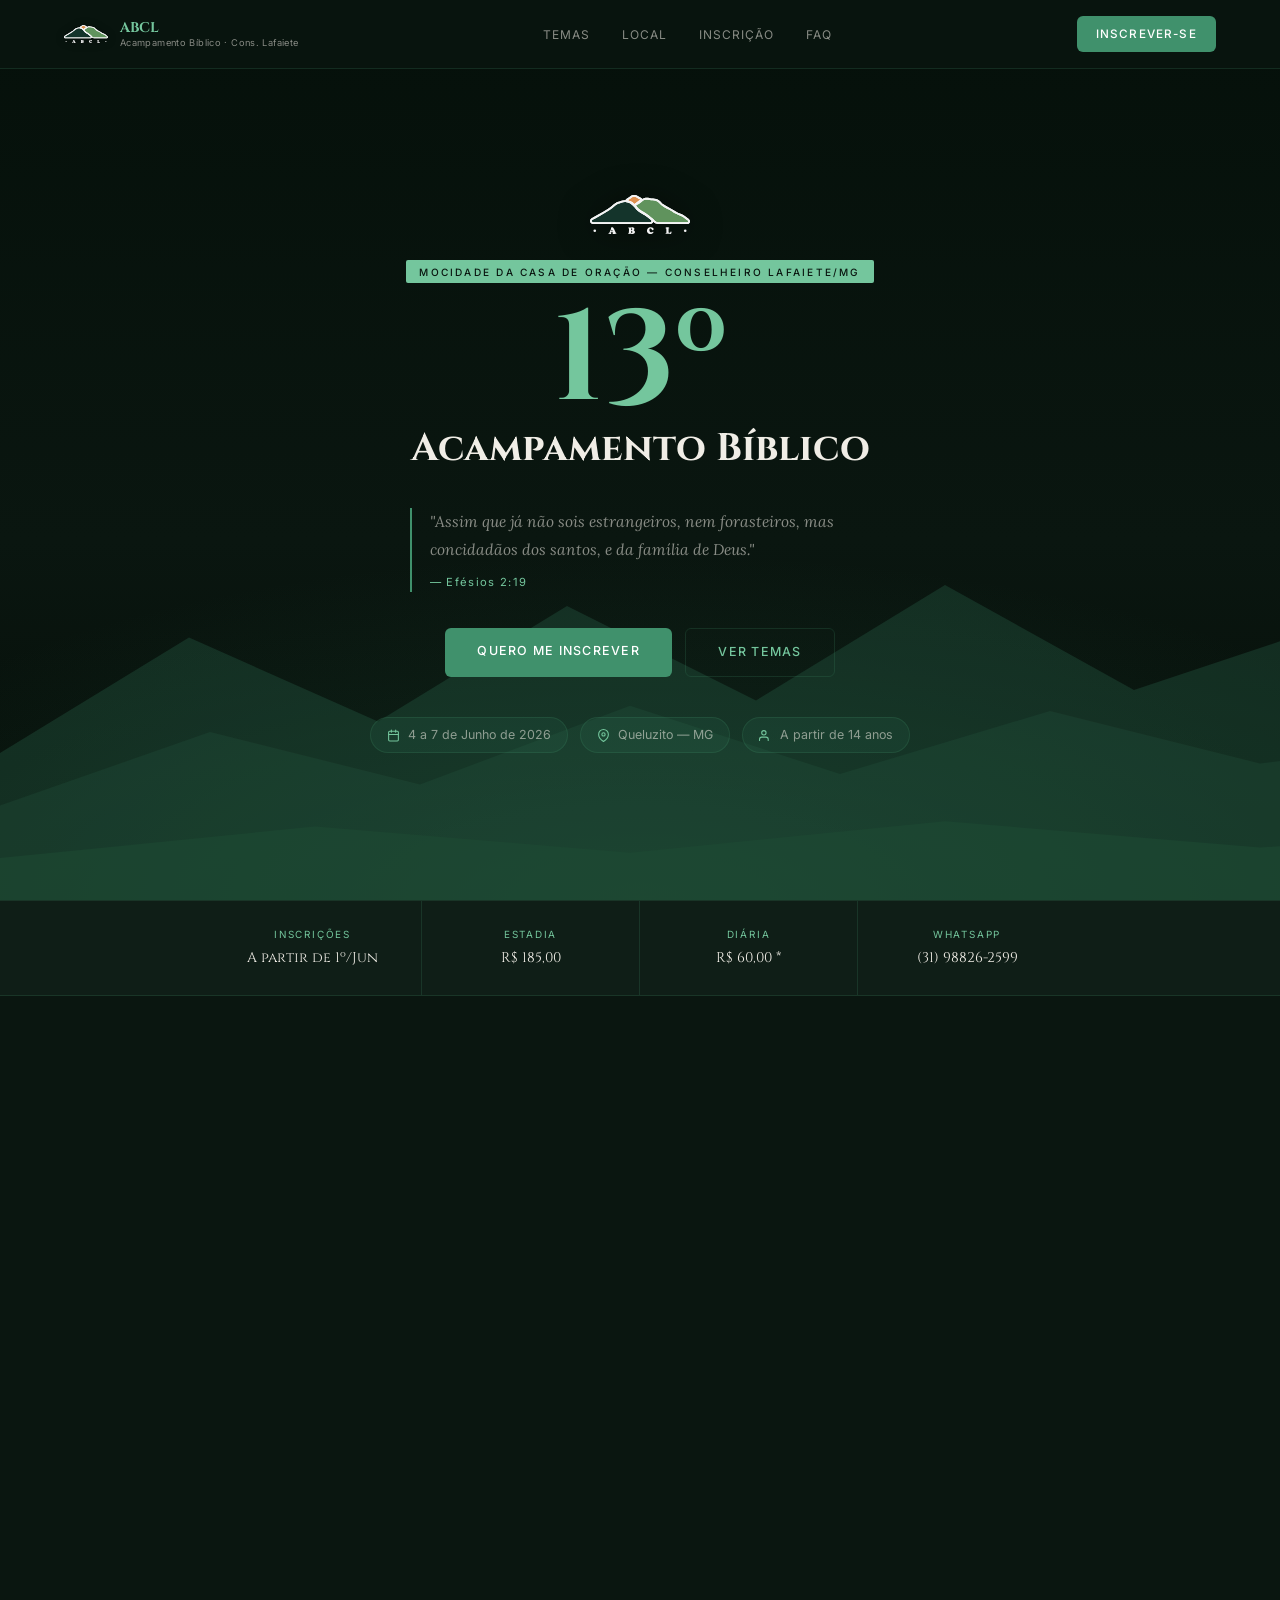
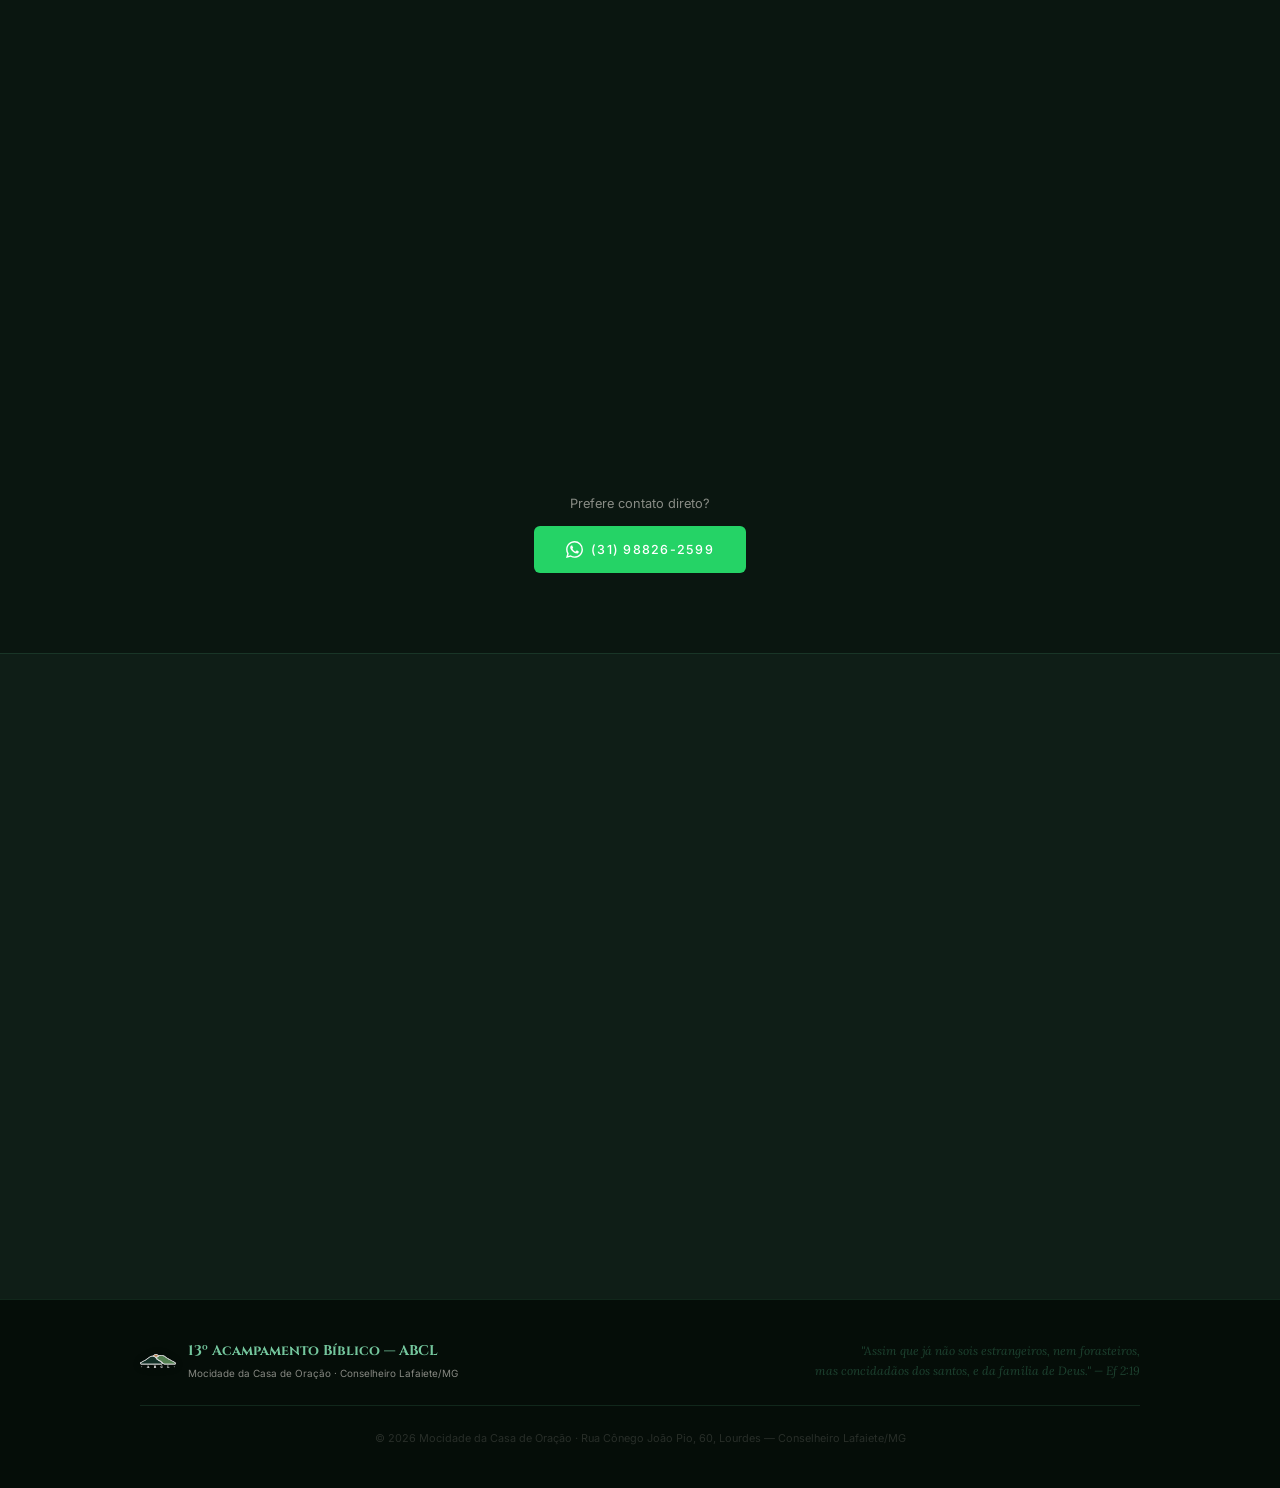
<file: index.html>
<!DOCTYPE html>
<html lang="pt-BR">
<head>
  <meta charset="UTF-8" />
  <meta name="viewport" content="width=device-width, initial-scale=1.0" />

  <!-- ════════════════════════════════════════════════════════
       🔧 METADADOS — atualize a cada edição
       ════════════════════════════════════════════════════════ -->
  <title>13º Acampamento Bíblico — ABCL 2026</title>
  <meta name="description"    content="13º Acampamento Bíblico da Mocidade da Casa de Oração — 4 a 7 de Junho de 2026, Sítio Recanto Del Rey, Queluzito/MG." />
  <meta name="author"         content="Mocidade da Casa de Oração — Conselheiro Lafaiete" />
  <meta name="theme-color"    content="#0A1610" />

  <!-- Open Graph -->
  <meta property="og:title"       content="13º Acampamento Bíblico — ABCL 2026" />
  <meta property="og:description" content="Assim que já não sois estrangeiros, nem forasteiros, mas concidadãos dos santos, e da família de Deus. — Ef 2:19" />
  <meta property="og:type"        content="website" />
  <meta property="og:image"       content="assets/logo-abcl.svg" />

  <!-- Fontes -->
  <link rel="preconnect" href="https://fonts.googleapis.com" />
  <link rel="preconnect" href="https://fonts.gstatic.com" crossorigin />
  <link href="https://fonts.googleapis.com/css2?family=Cinzel:wght@400;700&family=Lora:ital,wght@0,400;1,400&family=Inter:wght@400;500&display=swap" rel="stylesheet" />

  <!-- CSS -->
  <link rel="stylesheet" href="css/abcl.css" />
  <link rel="stylesheet" href="css/site.css" />
</head>
<body>

  <!--
  ════════════════════════════════════════════════════════════
  🔧 DADOS DA EDIÇÃO ATUAL — edite aqui a cada novo acampamento
  ════════════════════════════════════════════════════════════

    Edição:      13º
    Ano:         2026
    Data:        4 a 7 de Junho de 2026
    Local:       Sítio Recanto Del Rey — Queluzito/MG
    Idade:       A partir de 14 anos
    Estadia:     R$ 185,00
    Diária:      R$ 60,00 (*condições especiais)
    Inscrições:  A partir de 1º de Junho de 2026
    WhatsApp:    (31) 98826-2599
    Forms:       https://forms.gle/VAdsxWVp7fedCzD76

    Preletores:
      - Paulo Silas       (Poços de Caldas/MG)
      - Evaldo Soares     (Córrego Fundo/MG)

    Temas:
      1. Amar a Família de Deus
         Um estudo sobre a Igreja Local — Composição, Propósito e Futuro

      2. A Relativização da Verdade
         Estudos sobre os tempos em que vivemos

    Versículo:   Efésios 2:19

    Contatos:    Haniel Soares · Naasson Vieira · Mauri Diniz

  ════════════════════════════════════════════════════════════ -->


  <!-- ══ NAV ══════════════════════════════════════════════════ -->
  <nav id="nav">
    <a href="#" class="nav-brand">
      <img src="assets/logo-abcl.svg" alt="Logo ABCL" class="nav-logo-img" width="44" height="44" />
      <div class="nav-logo-text">
        ABCL
        <small>Acampamento Bíblico · Cons. Lafaiete</small>
      </div>
    </a>

    <ul class="nav-links">
      <li><a href="#temas">Temas</a></li>
      <li><a href="#local">Local</a></li>
      <li><a href="#inscricao">Inscrição</a></li>
      <li><a href="#faq">FAQ</a></li>
    </ul>

    <a href="#inscricao" class="btn btn-solid" style="font-size:0.73rem; padding:0.55rem 1.2rem;">
      Inscrever-se
    </a>

    <button class="hamburger" aria-label="Abrir menu" onclick="toggleMenu()">
      <span></span><span></span><span></span>
    </button>
  </nav>

  <!-- ══ MENU MOBILE ══════════════════════════════════════════ -->
  <div id="menu-mobile" role="dialog" aria-label="Menu de navegação">
    <a href="#temas"     onclick="toggleMenu()">Temas</a>
    <a href="#local"     onclick="toggleMenu()">Local</a>
    <a href="#inscricao" onclick="toggleMenu()">Inscrição</a>
    <a href="#faq"       onclick="toggleMenu()">FAQ</a>
    <a href="#inscricao" onclick="toggleMenu()" class="btn btn-solid">Inscrever-se</a>
  </div>


  <!-- ══ HERO ═════════════════════════════════════════════════ -->
  <section class="hero" id="home">

    <!-- Montanhas decorativas (SVG inline — leve, sem request extra) -->
    <svg class="hero-mountains" viewBox="0 0 1440 360" preserveAspectRatio="none" aria-hidden="true">
      <polygon points="0,360 0,220 180,110 360,190 540,80 720,170 900,60 1080,160 1260,100 1440,180 1440,360" fill="rgba(45,106,79,0.30)"/>
      <polygon points="0,360 0,270 200,200 400,250 600,175 800,240 1000,180 1200,230 1440,200 1440,360" fill="rgba(45,106,79,0.18)"/>
      <polygon points="0,360 0,320 300,290 600,315 900,285 1200,310 1440,295 1440,360" fill="rgba(30,75,52,0.55)"/>
    </svg>

    <div class="hero-content">
      <!-- Logo principal -->
      <img
        src="assets/logo-abcl.svg"
        alt="Logo ABCL — Acampamento Bíblico Conselheiro Lafaiete"
        class="hero-logo"
        width="100"
      />

      <span class="hero-badge">Mocidade da Casa de Oração — Conselheiro Lafaiete/MG</span>

      <span class="hero-num">13º</span>
      <h1 class="hero-title">Acampamento Bíblico</h1>

      <blockquote class="hero-verse">
        "Assim que já não sois estrangeiros, nem forasteiros, mas concidadãos
        dos santos, e da família de Deus."
        <cite>— Efésios 2:19</cite>
      </blockquote>

      <div class="hero-btns">
        <a href="#inscricao" class="btn btn-solid">Quero me inscrever</a>
        <a href="#temas"     class="btn btn-ghost">Ver temas</a>
      </div>

      <div class="hero-chips">
        <span class="chip">
          <!-- ícone calendário -->
          <svg width="13" height="13" viewBox="0 0 24 24" fill="none" stroke="currentColor" stroke-width="2" stroke-linecap="round" stroke-linejoin="round" aria-hidden="true">
            <rect x="3" y="4" width="18" height="18" rx="2"/><line x1="3" y1="10" x2="21" y2="10"/>
            <line x1="16" y1="2" x2="16" y2="6"/><line x1="8" y1="2" x2="8" y2="6"/>
          </svg>
          4 a 7 de Junho de 2026
        </span>
        <span class="chip">
          <!-- ícone pin -->
          <svg width="13" height="13" viewBox="0 0 24 24" fill="none" stroke="currentColor" stroke-width="2" stroke-linecap="round" stroke-linejoin="round" aria-hidden="true">
            <path d="M21 10c0 7-9 13-9 13s-9-6-9-13a9 9 0 0 1 18 0z"/><circle cx="12" cy="10" r="3"/>
          </svg>
          Queluzito — MG
        </span>
        <span class="chip">
          <!-- ícone pessoa -->
          <svg width="13" height="13" viewBox="0 0 24 24" fill="none" stroke="currentColor" stroke-width="2" stroke-linecap="round" stroke-linejoin="round" aria-hidden="true">
            <path d="M17 21v-2a4 4 0 0 0-4-4H5a4 4 0 0 0-4 4v2"/><circle cx="9" cy="7" r="4"/>
          </svg>
          A partir de 14 anos
        </span>
      </div>
    </div>
  </section>


  <!-- ══ FAIXA DE INFO ════════════════════════════════════════ -->
  <div class="faixa">
    <div class="faixa-grid container">
      <div class="faixa-item">
        <div class="fi-label">Inscrições</div>
        <div class="fi-value">A partir de 1º/Jun</div>
      </div>
      <div class="faixa-item">
        <div class="fi-label">Estadia</div>
        <div class="fi-value">R$ 185,00</div>
      </div>
      <div class="faixa-item">
        <div class="fi-label">Diária</div>
        <div class="fi-value">R$ 60,00 *</div>
      </div>
      <div class="faixa-item">
        <div class="fi-label">WhatsApp</div>
        <div class="fi-value">(31) 98826-2599</div>
      </div>
    </div>
  </div>


  <!-- ══ TEMAS ═════════════════════════════════════════════════ -->
  <section class="temas" id="temas">
    <div class="container">
      <p class="label reveal">Estudos bíblicos</p>
      <h2 class="titulo reveal">Temas de 2026</h2>
      <div class="sep reveal"></div>

      <div class="temas-grid">

        <!-- Tema 1 -->
        <article class="tema-card reveal">
          <div class="tema-num">TEMA 01 · PAULO SILAS</div>
          <h3 class="tema-titulo">Amar a Família de Deus</h3>
          <p class="tema-sub">Um estudo sobre a Igreja Local — Composição, Propósito e Futuro</p>
          <p class="corpo" style="font-size:0.88rem;">
            O que é a Igreja? Para que ela existe? Este estudo nos convida a
            redescobrir o amor pela comunidade dos santos e o privilégio de
            pertencer à família de Deus.
          </p>
          <div class="tema-pregador">
            <div class="avatar" aria-hidden="true">PS</div>
            <div>
              <div class="pregador-nome">Paulo Silas</div>
              <div class="pregador-local">Poços de Caldas — MG</div>
            </div>
          </div>
        </article>

        <!-- Tema 2 -->
        <article class="tema-card reveal" style="transition-delay:.1s">
          <div class="tema-num">TEMA 02 · EVALDO SOARES</div>
          <h3 class="tema-titulo">A Relativização da Verdade</h3>
          <p class="tema-sub">Estudos sobre os tempos em que vivemos</p>
          <p class="corpo" style="font-size:0.88rem;">
            Em um mundo que questiona toda verdade absoluta, como permanecer
            firme? Um estudo sobre os desafios contemporâneos à fé bíblica e
            como navegar com discernimento.
          </p>
          <div class="tema-pregador">
            <div class="avatar" aria-hidden="true">ES</div>
            <div>
              <div class="pregador-nome">Evaldo Soares</div>
              <div class="pregador-local">Córrego Fundo — MG</div>
            </div>
          </div>
        </article>

      </div>

      <!-- Versículo destaque -->
      <div class="verse-block reveal">
        <blockquote>
          "Assim que já não sois estrangeiros, nem forasteiros, mas concidadãos
          dos santos, e da família de Deus."
          <cite>— Efésios 2:19</cite>
        </blockquote>
      </div>
    </div>
  </section>


  <!-- ══ LOCAL ══════════════════════════════════════════════════ -->
  <section class="local" id="local">
    <div class="container">
      <p class="label reveal">Onde acontece</p>
      <h2 class="titulo reveal">Local do evento</h2>
      <div class="sep reveal"></div>

      <div class="local-grid">
        <ul class="info-list reveal">
          <li>
            <div class="info-icon" aria-hidden="true">
              <svg width="16" height="16" viewBox="0 0 24 24" fill="none" stroke="currentColor" stroke-width="1.5" stroke-linecap="round" stroke-linejoin="round">
                <path d="M21 10c0 7-9 13-9 13s-9-6-9-13a9 9 0 0 1 18 0z"/><circle cx="12" cy="10" r="3"/>
              </svg>
            </div>
            <div class="info-text">
              <strong>Sítio Recanto Del Rey</strong>
              <span>Queluzito — MG</span>
            </div>
          </li>
          <li>
            <div class="info-icon" aria-hidden="true">
              <svg width="16" height="16" viewBox="0 0 24 24" fill="none" stroke="currentColor" stroke-width="1.5" stroke-linecap="round" stroke-linejoin="round">
                <rect x="3" y="4" width="18" height="18" rx="2"/><line x1="3" y1="10" x2="21" y2="10"/>
              </svg>
            </div>
            <div class="info-text">
              <strong>4 a 7 de Junho de 2026</strong>
              <span>4 dias de acampamento</span>
            </div>
          </li>
          <li>
            <div class="info-icon" aria-hidden="true">
              <svg width="16" height="16" viewBox="0 0 24 24" fill="none" stroke="currentColor" stroke-width="1.5" stroke-linecap="round" stroke-linejoin="round">
                <path d="M17 21v-2a4 4 0 0 0-4-4H5a4 4 0 0 0-4 4v2"/><circle cx="9" cy="7" r="4"/>
              </svg>
            </div>
            <div class="info-text">
              <strong>A partir de 14 anos</strong>
              <span>Sem limite máximo de idade</span>
            </div>
          </li>
          <li>
            <div class="info-icon" aria-hidden="true">
              <svg width="16" height="16" viewBox="0 0 24 24" fill="none" stroke="currentColor" stroke-width="1.5" stroke-linecap="round" stroke-linejoin="round">
                <path d="M3 9l9-7 9 7v11a2 2 0 0 1-2 2H5a2 2 0 0 1-2-2z"/>
              </svg>
            </div>
            <div class="info-text">
              <strong>Mocidade da Casa de Oração</strong>
              <span>Rua Cônego João Pio, 60 — Lourdes, Conselheiro Lafaiete/MG</span>
            </div>
          </li>
        </ul>

        <div class="mapa reveal">
          <div class="mapa-grid" aria-hidden="true"></div>
          <div class="mapa-pin">
            <div class="pin" aria-hidden="true">
              <svg width="18" height="18" viewBox="0 0 24 24" fill="none" stroke="currentColor" stroke-width="2" stroke-linecap="round" stroke-linejoin="round">
                <path d="M21 10c0 7-9 13-9 13s-9-6-9-13a9 9 0 0 1 18 0z"/><circle cx="12" cy="10" r="3"/>
              </svg>
            </div>
            <div class="mapa-nome">
              Queluzito — MG
              <small>Sítio Recanto Del Rey</small>
            </div>
            <a
              href="https://maps.google.com/?q=Queluzito+MG"
              target="_blank"
              rel="noopener noreferrer"
              class="btn btn-ghost"
              style="font-size:0.7rem; padding:0.5rem 1rem;"
            >
              Ver no Google Maps →
            </a>
          </div>
        </div>
      </div>
    </div>
  </section>


  <!-- ══ INSCRIÇÃO ══════════════════════════════════════════════ -->
  <section class="inscricao" id="inscricao">
    <div class="inscricao-inner">
      <p class="label reveal">Garanta sua vaga</p>
      <h2 class="titulo reveal">Inscrições</h2>
      <div class="sep center reveal"></div>
      <p class="corpo reveal">Inscrições abertas a partir de 1º de Junho. Vagas limitadas!</p>

      <!-- Countdown -->
      <div class="countdown reveal" aria-label="Contagem regressiva para o acampamento">
        <div class="cd-unit">
          <span class="cd-num" id="cd-d">--</span>
          <span class="cd-label">Dias</span>
        </div>
        <div class="cd-unit">
          <span class="cd-num" id="cd-h">--</span>
          <span class="cd-label">Horas</span>
        </div>
        <div class="cd-unit">
          <span class="cd-num" id="cd-m">--</span>
          <span class="cd-label">Min</span>
        </div>
        <div class="cd-unit">
          <span class="cd-num" id="cd-s">--</span>
          <span class="cd-label">Seg</span>
        </div>
      </div>

      <!-- Preços -->
      <div class="precos reveal">
        <div class="preco-card">
          <div class="preco-tipo">Estadia completa</div>
          <div class="preco-val"><small>R$</small> 185</div>
          <div class="preco-obs">4 dias · hospedagem + refeições inclusas</div>
        </div>
        <div class="preco-card">
          <div class="preco-tipo">Diária</div>
          <div class="preco-val"><small>R$</small> 60<small>*</small></div>
          <div class="preco-obs">*Condições especiais disponíveis.<br>Consulte pelo WhatsApp.</div>
        </div>
      </div>

      <!-- ── CTA Google Forms ── -->
      <div class="forms-cta reveal">
        <p>
          Preencha o formulário oficial de inscrição pelo Google Forms.
          É rápido e seus dados ficam organizados diretamente com a equipe!
        </p>
        <a
          href="https://forms.gle/VAdsxWVp7fedCzD76"
          target="_blank"
          rel="noopener noreferrer"
          class="btn-forms"
          onclick="abrirForms(); return false;"
        >
          <!-- Ícone Google Forms -->
          <svg width="18" height="18" viewBox="0 0 24 24" fill="none" stroke="currentColor" stroke-width="2" stroke-linecap="round" stroke-linejoin="round" aria-hidden="true">
            <path d="M14 2H6a2 2 0 0 0-2 2v16a2 2 0 0 0 2 2h12a2 2 0 0 0 2-2V8z"/>
            <polyline points="14 2 14 8 20 8"/>
            <line x1="16" y1="13" x2="8" y2="13"/>
            <line x1="16" y1="17" x2="8" y2="17"/>
            <polyline points="10 9 9 9 8 9"/>
          </svg>
          Preencher Formulário de Inscrição
        </a>
      </div>

      <!-- Divisor opcional -->
      <div class="forms-divider reveal">ou envie seu interesse pelo WhatsApp</div>

      <!-- Formulário rápido → WhatsApp -->
      <div class="form-wrap reveal">
        <div class="form-row">
          <div class="field">
            <label for="nome">Nome completo</label>
            <input type="text" id="nome" placeholder="Seu nome" autocomplete="name" />
          </div>
          <div class="field">
            <label for="idade">Idade</label>
            <input type="number" id="idade" placeholder="Ex: 18" min="14" />
          </div>
        </div>
        <div class="form-row">
          <div class="field">
            <label for="tel">WhatsApp</label>
            <input type="tel" id="tel" placeholder="(31) 99999-9999" autocomplete="tel" />
          </div>
          <div class="field">
            <label for="cidade">Cidade</label>
            <input type="text" id="cidade" placeholder="Sua cidade" />
          </div>
        </div>
        <div class="form-row">
          <div class="field form-full">
            <label for="modalidade">Modalidade</label>
            <select id="modalidade">
              <option value="">Selecione...</option>
              <option>Estadia completa — R$ 185,00</option>
              <option>Diária — R$ 60,00</option>
              <option>Quero saber sobre condições especiais</option>
            </select>
          </div>
        </div>
        <div class="form-row">
          <div class="field form-full">
            <label for="obs">Observações (opcional)</label>
            <textarea id="obs" rows="2" placeholder="Alergias, dúvidas, necessidades..."></textarea>
          </div>
        </div>

        <button
          class="btn btn-solid"
          onclick="enviarWhats()"
          style="width:100%; padding:1rem; font-size:0.82rem; margin-top:0.5rem;"
        >
          Enviar interesse via WhatsApp
        </button>

        <p class="form-note">
          Ao clicar, você será direcionado ao WhatsApp com seus dados pré-preenchidos.<br>
          As inscrições serão confirmadas a partir de 1º de Junho de 2026.
        </p>
      </div>

      <!-- Botão WhatsApp direto -->
      <div class="whats-alt">
        <p>Prefere contato direto?</p>
        <a
          href="https://wa.me/5531988262599"
          target="_blank"
          rel="noopener noreferrer"
          class="btn btn-whats"
        >
          <!-- Ícone WhatsApp -->
          <svg width="17" height="17" viewBox="0 0 24 24" fill="currentColor" aria-hidden="true">
            <path d="M17.472 14.382c-.297-.149-1.758-.867-2.03-.967-.273-.099-.471-.148-.67.15-.197.297-.767.966-.94 1.164-.173.199-.347.223-.644.075-.297-.15-1.255-.463-2.39-1.475-.883-.788-1.48-1.761-1.653-2.059-.173-.297-.018-.458.13-.606.134-.133.298-.347.446-.52.149-.174.198-.298.298-.497.099-.198.05-.371-.025-.52-.075-.149-.669-1.612-.916-2.207-.242-.579-.487-.5-.669-.51-.173-.008-.371-.01-.57-.01-.198 0-.52.074-.792.372-.272.297-1.04 1.016-1.04 2.479 0 1.462 1.065 2.875 1.213 3.074.149.198 2.096 3.2 5.077 4.487.709.306 1.262.489 1.694.625.712.227 1.36.195 1.871.118.571-.085 1.758-.719 2.006-1.413.248-.694.248-1.289.173-1.413-.074-.124-.272-.198-.57-.347m-5.421 7.403h-.004a9.87 9.87 0 01-5.031-1.378l-.361-.214-3.741.982.998-3.648-.235-.374a9.86 9.86 0 01-1.51-5.26c.001-5.45 4.436-9.884 9.888-9.884 2.64 0 5.122 1.03 6.988 2.898a9.825 9.825 0 012.893 6.994c-.003 5.45-4.437 9.884-9.885 9.884m8.413-18.297A11.815 11.815 0 0012.05 0C5.495 0 .16 5.335.157 11.892c0 2.096.547 4.142 1.588 5.945L.057 24l6.305-1.654a11.882 11.882 0 005.683 1.448h.005c6.554 0 11.89-5.335 11.893-11.893a11.821 11.821 0 00-3.48-8.413z"/>
          </svg>
          (31) 98826-2599
        </a>
      </div>
    </div>
  </section>


  <!-- ══ FAQ ════════════════════════════════════════════════════ -->
  <section class="faq" id="faq">
    <div class="faq-inner">
      <p class="label reveal">Dúvidas</p>
      <h2 class="titulo reveal">Perguntas frequentes</h2>
      <div class="sep reveal"></div>

      <div class="faq-list reveal">

        <div class="faq-item">
          <div class="faq-q" onclick="toggleFaq(this)">
            Qual é a faixa etária?
            <span class="faq-ico" aria-hidden="true"></span>
          </div>
          <div class="faq-a">
            A partir de 14 anos, sem limite máximo de idade.
            Menores de 18 anos precisam de autorização dos pais ou responsáveis.
          </div>
        </div>

        <div class="faq-item">
          <div class="faq-q" onclick="toggleFaq(this)">
            Preciso ser da Casa de Oração para participar?
            <span class="faq-ico" aria-hidden="true"></span>
          </div>
          <div class="faq-a">
            Não! O acampamento é aberto a jovens de outras igrejas e comunidades.
            A proposta é celebrar a unidade do corpo de Cristo reunindo irmãos de diferentes locais.
          </div>
        </div>

        <div class="faq-item">
          <div class="faq-q" onclick="toggleFaq(this)">
            Quando abrem as inscrições?
            <span class="faq-ico" aria-hidden="true"></span>
          </div>
          <div class="faq-a">
            As inscrições abrirão a partir de 1º de Junho de 2026.
            Você pode pré-cadastrar seu interesse pelo formulário acima ou entrar em
            contato pelo WhatsApp (31) 98826-2599.
          </div>
        </div>

        <div class="faq-item">
          <div class="faq-q" onclick="toggleFaq(this)">
            Qual a diferença entre estadia e diária?
            <span class="faq-ico" aria-hidden="true"></span>
          </div>
          <div class="faq-a">
            A estadia (R$ 185,00) inclui hospedagem pelos 4 dias com todas as refeições.
            A diária (R$ 60,00) é para quem não ficará hospedado mas quer participar de um dia.
            Condições especiais disponíveis — consulte a organização pelo WhatsApp.
          </div>
        </div>

        <div class="faq-item">
          <div class="faq-q" onclick="toggleFaq(this)">
            O que devo levar?
            <span class="faq-ico" aria-hidden="true"></span>
          </div>
          <div class="faq-a">
            Após confirmar a inscrição você receberá a lista completa. Em geral:
            roupas para 4 dias, agasalho (as noites de Junho são frias!),
            bíblia, caderno, caneta, tênis e itens de higiene pessoal.
          </div>
        </div>

        <div class="faq-item">
          <div class="faq-q" onclick="toggleFaq(this)">
            Como entrar em contato?
            <span class="faq-ico" aria-hidden="true"></span>
          </div>
          <div class="faq-a">
            Fale com Haniel Soares, Naasson Vieira ou Mauri Diniz pelo
            WhatsApp (31) 98826-2599. Nossa equipe terá prazer em responder qualquer dúvida!
          </div>
        </div>

      </div>
    </div>
  </section>


  <!-- ══ FOOTER ═════════════════════════════════════════════════ -->
  <footer>
    <div class="footer-inner">
      <div class="footer-brand">
        <img src="assets/logo-abcl.svg" alt="Logo ABCL" class="footer-logo-img" width="36" />
        <div class="footer-logo-text">
          13º Acampamento Bíblico — ABCL
          <small>Mocidade da Casa de Oração · Conselheiro Lafaiete/MG</small>
        </div>
      </div>

      <p class="footer-verse">
        "Assim que já não sois estrangeiros, nem forasteiros,<br>
        mas concidadãos dos santos, e da família de Deus." — Ef 2:19
      </p>

      <p class="footer-copy">
        © 2026 Mocidade da Casa de Oração · Rua Cônego João Pio, 60, Lourdes — Conselheiro Lafaiete/MG
      </p>
    </div>
  </footer>


  <!-- JS -->
  <script src="js/core.js"></script>

</body>
</html>
</file>
<file: css/abcl.css>
/* ================================================================
   ABCL DESIGN SYSTEM — abcl.css
   Compartilhado por todas as páginas da plataforma
   ================================================================ */

/* ── FONTES ── */
@import url('https://fonts.googleapis.com/css2?family=Syne:wght@400;600;700;800&family=DM+Sans:wght@300;400;500&family=DM+Mono:wght@400;500&display=swap');

/* ── TOKENS ── */
:root {
  /* Verdes */
  --g900: #0C1A10;
  --g800: #122218;
  --g700: #1A3325;
  --g600: #2D6A4F;
  --g500: #40916C;
  --g400: #52B788;
  --g300: #74C69D;
  --g200: #95D5B2;
  --g100: #D8F3DC;

  /* Laranja / acento quente */
  --a500: #D4845A;
  --a400: #E09070;

  /* Neutros */
  --n950: #060D08;
  --n900: #0A1610;
  --n800: #0F1E17;
  --n700: #162A1E;
  --n600: #1E3829;
  --n400: #2E5540;
  --n200: rgba(240,237,230,0.55);
  --n100: rgba(240,237,230,0.85);
  --white: #F4F1EB;

  /* Status */
  --ok:   #22C55E;
  --warn: #F59E0B;
  --err:  #EF4444;
  --info: #3B82F6;

  /* Utilitários */
  --borda: rgba(64,145,108,0.18);
  --borda-h: rgba(64,145,108,0.38);
  --radius: 10px;
  --radius-sm: 6px;
  --radius-lg: 16px;

  /* Tipografia */
  --font-display: 'Syne', sans-serif;
  --font-body:    'DM Sans', sans-serif;
  --font-mono:    'DM Mono', monospace;

  /* Sombras */
  --shadow-sm: 0 1px 3px rgba(0,0,0,.3);
  --shadow-md: 0 4px 16px rgba(0,0,0,.4);
  --shadow-lg: 0 12px 40px rgba(0,0,0,.5);
  --shadow-g:  0 8px 24px rgba(64,145,108,.2);
}

/* ── RESET ── */
*, *::before, *::after { box-sizing: border-box; margin: 0; padding: 0; }
html  { scroll-behavior: smooth; -webkit-text-size-adjust: 100%; }
body  {
  font-family: var(--font-body);
  background: var(--n900);
  color: var(--white);
  line-height: 1.6;
  overflow-x: hidden;
  -webkit-font-smoothing: antialiased;
}
img   { display: block; max-width: 100%; }
a     { color: inherit; text-decoration: none; }
button, input, select, textarea { font-family: var(--font-body); }

/* ── TIPOGRAFIA ── */
.t-display { font-family: var(--font-display); font-weight: 800; }
.t-heading  { font-family: var(--font-display); font-weight: 700; }
.t-label    { font-size: .65rem; font-weight: 600; letter-spacing: .22em; text-transform: uppercase; color: var(--g300); }
.t-mono     { font-family: var(--font-mono); }

/* ── LAYOUT ── */
.container  { max-width: 1040px; margin: 0 auto; padding: 0 5vw; }

/* ── CARDS ── */
.card {
  background: var(--n800);
  border: 1px solid var(--borda);
  border-radius: var(--radius);
}

.card-p  { padding: 1.5rem; }
.card-sm { padding: 1rem; }

/* ── BOTÕES ── */
.btn {
  display: inline-flex; align-items: center; justify-content: center; gap: .45rem;
  font-family: var(--font-display); font-size: .78rem; font-weight: 600;
  letter-spacing: .06em; text-transform: uppercase;
  padding: .65rem 1.35rem; border-radius: var(--radius-sm);
  border: none; cursor: pointer;
  transition: transform .15s, opacity .15s, box-shadow .2s;
  white-space: nowrap;
}
.btn:hover  { transform: translateY(-1px); opacity: .9; }
.btn:active { transform: scale(.97); }

.btn-g    { background: var(--g500); color: var(--n950); }
.btn-g:hover { box-shadow: var(--shadow-g); }

.btn-ghost { background: transparent; border: 1px solid var(--borda); color: var(--g300); }
.btn-ghost:hover { border-color: var(--borda-h); background: rgba(64,145,108,.07); }

.btn-danger { background: rgba(239,68,68,.15); border: 1px solid rgba(239,68,68,.25); color: #fca5a5; }
.btn-warn   { background: rgba(245,158,11,.15); border: 1px solid rgba(245,158,11,.25); color: #fcd34d; }
.btn-ok     { background: rgba(34,197,94,.15);  border: 1px solid rgba(34,197,94,.25);  color: #86efac; }

.btn-sm { padding: .42rem .85rem; font-size: .7rem; }
.btn-lg { padding: .9rem 2rem; font-size: .85rem; }
.btn-full { width: 100%; }

/* ── FORM FIELDS ── */
.field { display: flex; flex-direction: column; gap: .3rem; }

.field label {
  font-size: .63rem; font-weight: 600;
  letter-spacing: .12em; text-transform: uppercase;
  color: var(--n200);
}

.field input,
.field select,
.field textarea {
  background: var(--n700);
  border: 1px solid var(--borda);
  border-radius: var(--radius-sm);
  padding: .7rem .95rem;
  font-size: .88rem; color: var(--white);
  outline: none;
  transition: border-color .2s, background .2s;
  width: 100%;
}

.field input:focus,
.field select:focus,
.field textarea:focus {
  border-color: var(--g500);
  background: rgba(64,145,108,.06);
}

.field input::placeholder,
.field textarea::placeholder { color: rgba(240,237,230,.18); }
.field select option          { background: var(--n800); }

/* ── BADGES ── */
.badge {
  display: inline-flex; align-items: center; gap: .3rem;
  font-size: .63rem; font-weight: 600;
  letter-spacing: .08em; text-transform: uppercase;
  padding: .2rem .6rem; border-radius: 100px;
}

.badge-g    { background: rgba(64,145,108,.2); color: var(--g300); }
.badge-warn { background: rgba(245,158,11,.2); color: #fcd34d; }
.badge-err  { background: rgba(239,68,68,.2);  color: #fca5a5; }
.badge-ok   { background: rgba(34,197,94,.2);  color: #86efac; }
.badge-info { background: rgba(59,130,246,.2); color: #93c5fd; }

/* ── STATUS DOT ── */
.dot { width: 8px; height: 8px; border-radius: 50%; flex-shrink: 0; }
.dot-ok   { background: var(--ok);   box-shadow: 0 0 6px var(--ok); }
.dot-warn { background: var(--warn); box-shadow: 0 0 6px var(--warn); }
.dot-err  { background: var(--err);  box-shadow: 0 0 6px var(--err); }

/* ── DIVIDER ── */
.divider      { height: 1px; background: var(--borda); }
.divider-text {
  display: flex; align-items: center; gap: 1rem;
  font-size: .7rem; font-weight: 600; letter-spacing: .15em; text-transform: uppercase;
  color: var(--n200);
}
.divider-text::before,
.divider-text::after { content: ''; flex: 1; height: 1px; background: var(--borda); }

/* ── TOAST ── */
.toast-container {
  position: fixed; bottom: 1.5rem; right: 1.5rem;
  display: flex; flex-direction: column; gap: .5rem;
  z-index: 9999; pointer-events: none;
}

.toast {
  background: var(--n800); border: 1px solid var(--borda);
  border-radius: var(--radius); padding: .75rem 1.1rem;
  font-size: .83rem; font-weight: 500;
  display: flex; align-items: center; gap: .6rem;
  min-width: 220px; max-width: 340px;
  box-shadow: var(--shadow-md);
  animation: toastIn .3s ease;
  pointer-events: all;
}

.toast.ok   { border-left: 3px solid var(--ok);   }
.toast.warn { border-left: 3px solid var(--warn);  }
.toast.err  { border-left: 3px solid var(--err);   }

@keyframes toastIn  { from { opacity:0; transform: translateX(24px); } to { opacity:1; transform: translateX(0); } }
@keyframes toastOut { from { opacity:1; } to { opacity:0; transform: translateX(24px); } }

/* ── OFFLINE BANNER ── */
.offline-banner {
  position: fixed; top: 0; left: 0; right: 0; z-index: 500;
  background: var(--warn); color: #000;
  font-size: .78rem; font-weight: 600;
  text-align: center; padding: .4rem;
  letter-spacing: .06em;
  display: none;
}

body.offline .offline-banner { display: block; }
body.offline { padding-top: 30px; }

/* ── SYNC INDICATOR ── */
.sync-status {
  display: inline-flex; align-items: center; gap: .4rem;
  font-size: .7rem; font-weight: 500;
  color: var(--n200); cursor: pointer;
}

.sync-dot { width: 6px; height: 6px; border-radius: 50%; background: var(--ok); }
.sync-dot.pending { background: var(--warn); animation: pulse 1s infinite; }
.sync-dot.offline { background: var(--err); }

@keyframes pulse { 0%,100% { opacity:1; } 50% { opacity:.3; } }

/* ── MODAIS ── */
.modal-overlay {
  position: fixed; inset: 0; z-index: 200;
  background: rgba(0,0,0,.75);
  display: flex; align-items: center; justify-content: center; padding: 1rem;
}

.modal {
  background: var(--n800); border: 1px solid var(--borda);
  border-radius: var(--radius-lg);
  padding: 2rem; width: 100%; max-width: 500px;
  animation: modalIn .25s ease;
  max-height: 90vh; overflow-y: auto;
}

.modal h3 { font-family: var(--font-display); font-size: 1.1rem; color: var(--g300); margin-bottom: 1.25rem; }
.modal-actions { display: flex; gap: .75rem; justify-content: flex-end; margin-top: 1.5rem; }

@keyframes modalIn { from { opacity:0; transform: scale(.95) translateY(12px); } to { opacity:1; transform: none; } }

/* ── SCROLLBAR ── */
::-webkit-scrollbar { width: 5px; height: 5px; }
::-webkit-scrollbar-track { background: transparent; }
::-webkit-scrollbar-thumb { background: var(--g600); border-radius: 3px; }

/* ── ANIMAÇÕES ── */
.fade-up { animation: fadeUp .55s ease both; }
@keyframes fadeUp { from { opacity:0; transform: translateY(16px); } to { opacity:1; transform: none; } }

/* Stagger helper */
.stagger > * { animation: fadeUp .5s ease both; }
.stagger > *:nth-child(1) { animation-delay: .04s; }
.stagger > *:nth-child(2) { animation-delay: .08s; }
.stagger > *:nth-child(3) { animation-delay: .12s; }
.stagger > *:nth-child(4) { animation-delay: .16s; }
.stagger > *:nth-child(5) { animation-delay: .20s; }
.stagger > *:nth-child(6) { animation-delay: .24s; }

/* ── RESPONSIVO UTILITÁRIO ── */
@media (max-width: 768px) {
  .hide-mobile { display: none !important; }
}

@media (min-width: 769px) {
  .hide-desktop { display: none !important; }
}
</file>
<file: css/site.css>
/* ============================================================
   ABCL — Acampamento Bíblico Conselheiro Lafaiete
   style.css · Versão 2026
   ============================================================

   🔧 Para mudar as cores do site inteiro, edite apenas aqui:
   ============================================================ */

:root {
  --verde:        #2D6A4F;
  --verde-mid:    #40916C;
  --verde-claro:  #74C69D;
  --laranja:      #D4845A;   /* cor do topo da montanha na logo */
  --fundo:        #0A1610;
  --fundo-card:   #0F1E17;
  --texto:        #F0EDE6;
  --texto-suave:  rgba(240, 237, 230, 0.55);
  --borda:        rgba(64, 145, 108, 0.2);
  --radius:       6px;
}

/* ============================================================
   RESET & BASE
   ============================================================ */
*, *::before, *::after {
  box-sizing: border-box;
  margin: 0;
  padding: 0;
}

html  { scroll-behavior: smooth; }

body  {
  font-family: 'Inter', sans-serif;
  background: var(--fundo);
  color: var(--texto);
  overflow-x: hidden;
  -webkit-font-smoothing: antialiased;
}

img { display: block; max-width: 100%; }
a   { color: inherit; }

/* ============================================================
   TIPOGRAFIA
   ============================================================ */
.label {
  font-size: 0.68rem;
  font-weight: 500;
  letter-spacing: 0.28em;
  text-transform: uppercase;
  color: var(--verde-claro);
}

.titulo {
  font-family: 'Cinzel', serif;
  font-size: clamp(1.6rem, 3.5vw, 2.4rem);
  font-weight: 700;
  line-height: 1.2;
  color: var(--texto);
}

.corpo {
  font-family: 'Lora', serif;
  font-size: 1rem;
  line-height: 1.85;
  color: var(--texto-suave);
}

/* ============================================================
   LAYOUT
   ============================================================ */
.container {
  max-width: 1000px;
  margin: 0 auto;
  padding: 0 5vw;
}

section { padding: 5rem 5vw; }

.sep {
  width: 36px;
  height: 2px;
  background: var(--verde-mid);
  border-radius: 1px;
  margin: 1rem 0 1.5rem;
}

.sep.center {
  margin-left: auto;
  margin-right: auto;
}

/* ============================================================
   BOTÕES
   ============================================================ */
.btn {
  display: inline-block;
  font-family: 'Inter', sans-serif;
  font-size: 0.78rem;
  font-weight: 500;
  letter-spacing: 0.1em;
  text-transform: uppercase;
  text-decoration: none;
  padding: 0.85rem 2rem;
  border-radius: var(--radius);
  border: none;
  cursor: pointer;
  transition: opacity 0.2s, transform 0.15s, box-shadow 0.2s;
}

.btn:hover {
  opacity: 0.88;
  transform: translateY(-1px);
}

.btn-solid {
  background: var(--verde-mid);
  color: #fff;
}

.btn-solid:hover {
  box-shadow: 0 8px 20px rgba(64, 145, 108, 0.3);
}

.btn-ghost {
  background: transparent;
  border: 1px solid var(--borda);
  color: var(--verde-claro);
}

.btn-ghost:hover {
  background: rgba(64, 145, 108, 0.08);
  border-color: var(--verde-claro);
}

.btn-whats {
  background: #25D366;
  color: #fff;
  display: inline-flex;
  align-items: center;
  gap: 0.5rem;
}

.btn-whats:hover {
  box-shadow: 0 8px 20px rgba(37, 211, 102, 0.3);
}

/* ============================================================
   NAV
   ============================================================ */
nav {
  position: fixed;
  top: 0; left: 0; right: 0;
  z-index: 100;
  display: flex;
  align-items: center;
  justify-content: space-between;
  padding: 0.75rem 5vw;
  background: rgba(10, 22, 16, 0.85);
  backdrop-filter: blur(16px);
  -webkit-backdrop-filter: blur(16px);
  border-bottom: 1px solid var(--borda);
  transition: background 0.3s;
}

.nav-brand {
  display: flex;
  align-items: center;
  gap: 0.75rem;
  text-decoration: none;
}

.nav-logo-img {
  width: 44px;
  height: 44px;
  object-fit: contain;
  /* A logo tem fundo transparente (xadrez no editor = transparente) */
  filter: drop-shadow(0 1px 4px rgba(0,0,0,0.4));
}

.nav-logo-text {
  font-family: 'Cinzel', serif;
  font-size: 0.88rem;
  font-weight: 700;
  color: var(--verde-claro);
  line-height: 1.2;
}

.nav-logo-text small {
  display: block;
  font-family: 'Inter', sans-serif;
  font-size: 0.58rem;
  font-weight: 400;
  color: var(--texto-suave);
  letter-spacing: 0.04em;
}

.nav-links {
  display: flex;
  gap: 2rem;
  list-style: none;
}

.nav-links a {
  font-size: 0.75rem;
  letter-spacing: 0.08em;
  text-transform: uppercase;
  color: var(--texto-suave);
  text-decoration: none;
  transition: color 0.2s;
}

.nav-links a:hover { color: var(--verde-claro); }

/* Hamburger */
.hamburger {
  display: none;
  flex-direction: column;
  gap: 5px;
  background: none;
  border: none;
  cursor: pointer;
  padding: 4px;
}

.hamburger span {
  display: block;
  width: 22px;
  height: 1.5px;
  background: var(--verde-claro);
  transition: transform 0.25s, opacity 0.25s;
}

/* Menu mobile */
#menu-mobile {
  display: none;
  position: fixed;
  inset: 0;
  z-index: 99;
  background: rgba(5, 10, 7, 0.98);
  flex-direction: column;
  align-items: center;
  justify-content: center;
  gap: 2rem;
}

#menu-mobile a {
  font-family: 'Cinzel', serif;
  font-size: 1.1rem;
  color: var(--texto);
  text-decoration: none;
  letter-spacing: 0.1em;
  transition: color 0.2s;
}

#menu-mobile a:hover { color: var(--verde-claro); }

/* ============================================================
   HERO
   ============================================================ */
.hero {
  min-height: 100vh;
  display: flex;
  align-items: center;
  justify-content: center;
  text-align: center;
  padding: 8rem 1.5rem 5rem;
  position: relative;
  overflow: hidden;
  background:
    radial-gradient(ellipse 100% 55% at 50% 100%, rgba(45,106,79,0.28) 0%, transparent 70%),
    linear-gradient(180deg, #05100A 0%, #0A1610 60%, #050E08 100%);
}

.hero-mountains {
  position: absolute;
  bottom: 0; left: 0; right: 0;
  height: 42%;
  pointer-events: none;
}

.hero-content {
  position: relative;
  z-index: 2;
  max-width: 700px;
}

/* Logo hero */
.hero-logo {
  width: 100px;
  height: auto;
  margin: 0 auto 1.5rem;
  filter: drop-shadow(0 4px 16px rgba(0,0,0,0.5));
  animation: fadeUp 0.7s ease both;
}

.hero-badge {
  display: inline-block;
  font-size: 0.63rem;
  font-weight: 500;
  letter-spacing: 0.22em;
  text-transform: uppercase;
  color: var(--fundo);
  background: var(--verde-claro);
  padding: 0.22rem 0.85rem;
  border-radius: 2px;
  margin-bottom: 1.25rem;
  animation: fadeUp 0.7s 0.05s ease both;
}

.hero-num {
  display: block;
  font-family: 'Cinzel', serif;
  font-size: clamp(4rem, 14vw, 8rem);
  font-weight: 700;
  color: var(--verde-claro);
  line-height: 0.9;
  animation: fadeUp 0.7s 0.08s ease both;
}

.hero-title {
  font-family: 'Cinzel', serif;
  font-size: clamp(1.4rem, 4vw, 2.4rem);
  font-weight: 700;
  color: var(--texto);
  margin-bottom: 1.75rem;
  animation: fadeUp 0.7s 0.12s ease both;
}

.hero-verse {
  font-family: 'Lora', serif;
  font-style: italic;
  font-size: 0.97rem;
  line-height: 1.8;
  color: var(--texto-suave);
  border-left: 2px solid var(--verde-mid);
  padding-left: 1.1rem;
  text-align: left;
  max-width: 460px;
  margin: 0 auto 2.25rem;
  animation: fadeUp 0.7s 0.15s ease both;
}

.hero-verse cite {
  display: block;
  font-style: normal;
  font-family: 'Inter', sans-serif;
  font-size: 0.7rem;
  letter-spacing: 0.12em;
  color: var(--verde-claro);
  margin-top: 0.5rem;
}

.hero-btns {
  display: flex;
  gap: 0.85rem;
  justify-content: center;
  flex-wrap: wrap;
  animation: fadeUp 0.7s 0.18s ease both;
}

/* Chips de info */
.hero-chips {
  margin-top: 2.5rem;
  display: flex;
  gap: 0.75rem;
  justify-content: center;
  flex-wrap: wrap;
  animation: fadeUp 0.7s 0.22s ease both;
}

.chip {
  display: flex;
  align-items: center;
  gap: 0.5rem;
  background: rgba(64, 145, 108, 0.1);
  border: 1px solid var(--borda);
  border-radius: 100px;
  padding: 0.45rem 1rem;
  font-size: 0.78rem;
  color: var(--texto-suave);
}

.chip svg { color: var(--verde-claro); flex-shrink: 0; }

/* ============================================================
   FAIXA DE INFO
   ============================================================ */
.faixa {
  background: var(--fundo-card);
  border-top: 1px solid var(--borda);
  border-bottom: 1px solid var(--borda);
}

.faixa-grid {
  display: grid;
  grid-template-columns: repeat(4, 1fr);
}

.faixa-item {
  padding: 1.6rem 1.5rem;
  border-right: 1px solid var(--borda);
  text-align: center;
}

.faixa-item:last-child { border-right: none; }

.fi-label {
  font-size: 0.62rem;
  letter-spacing: 0.18em;
  text-transform: uppercase;
  color: var(--verde-claro);
  margin-bottom: 0.3rem;
}

.fi-value {
  font-family: 'Cinzel', serif;
  font-size: 0.88rem;
  color: var(--texto);
}

/* ============================================================
   TEMAS
   ============================================================ */
.temas { background: var(--fundo); }

.temas-grid {
  display: grid;
  grid-template-columns: 1fr 1fr;
  gap: 1.25rem;
  margin-top: 2.5rem;
}

.tema-card {
  background: var(--fundo-card);
  border: 1px solid var(--borda);
  border-top: 3px solid var(--verde-mid);
  border-radius: var(--radius);
  padding: 2rem 1.75rem;
  transition: border-top-color 0.2s, transform 0.2s;
}

.tema-card:hover {
  border-top-color: var(--verde-claro);
  transform: translateY(-2px);
}

.tema-num {
  font-size: 0.62rem;
  letter-spacing: 0.2em;
  text-transform: uppercase;
  color: var(--verde-claro);
  margin-bottom: 0.75rem;
}

.tema-titulo {
  font-family: 'Cinzel', serif;
  font-size: 1.05rem;
  font-weight: 700;
  color: var(--texto);
  line-height: 1.35;
  margin-bottom: 0.4rem;
}

.tema-sub {
  font-family: 'Lora', serif;
  font-style: italic;
  font-size: 0.85rem;
  color: var(--texto-suave);
  margin-bottom: 1.25rem;
  line-height: 1.6;
}

.tema-pregador {
  display: flex;
  align-items: center;
  gap: 0.75rem;
  padding-top: 1.25rem;
  border-top: 1px solid var(--borda);
  margin-top: 1.25rem;
}

.avatar {
  width: 40px; height: 40px;
  flex-shrink: 0;
  background: rgba(64, 145, 108, 0.18);
  border: 1px solid var(--borda);
  border-radius: 50%;
  display: flex;
  align-items: center;
  justify-content: center;
  font-family: 'Cinzel', serif;
  font-size: 0.75rem;
  font-weight: 700;
  color: var(--verde-claro);
}

.pregador-nome  { font-size: 0.88rem; font-weight: 500; color: var(--texto); }
.pregador-local { font-size: 0.74rem; color: var(--texto-suave); }

/* Versículo destaque */
.verse-block {
  margin-top: 2.5rem;
  background: rgba(64, 145, 108, 0.07);
  border: 1px solid var(--borda);
  border-radius: var(--radius);
  padding: 2rem;
  text-align: center;
}

.verse-block blockquote {
  font-family: 'Lora', serif;
  font-style: italic;
  font-size: clamp(0.95rem, 2vw, 1.15rem);
  line-height: 1.8;
  color: var(--texto);
}

.verse-block cite {
  display: block;
  font-style: normal;
  font-size: 0.72rem;
  letter-spacing: 0.15em;
  color: var(--verde-claro);
  margin-top: 0.75rem;
}

/* ============================================================
   LOCAL
   ============================================================ */
.local {
  background: var(--fundo-card);
  border-top: 1px solid var(--borda);
}

.local-grid {
  display: grid;
  grid-template-columns: 1fr 1fr;
  gap: 4rem;
  align-items: center;
  margin-top: 2.5rem;
}

.info-list {
  list-style: none;
  display: flex;
  flex-direction: column;
  gap: 1rem;
}

.info-list li {
  display: flex;
  gap: 0.85rem;
  align-items: flex-start;
}

.info-icon {
  width: 34px; height: 34px;
  flex-shrink: 0;
  background: rgba(64, 145, 108, 0.1);
  border: 1px solid var(--borda);
  border-radius: 4px;
  display: flex;
  align-items: center;
  justify-content: center;
}

.info-icon svg { color: var(--verde-claro); }

.info-text strong {
  display: block;
  font-size: 0.84rem;
  color: var(--texto);
  margin-bottom: 0.1rem;
}

.info-text span {
  font-size: 0.78rem;
  color: var(--texto-suave);
  line-height: 1.5;
}

/* Mapa placeholder */
.mapa {
  background: rgba(64, 145, 108, 0.04);
  border: 1px solid var(--borda);
  border-radius: var(--radius);
  height: 300px;
  display: flex;
  flex-direction: column;
  align-items: center;
  justify-content: center;
  gap: 1rem;
  position: relative;
  overflow: hidden;
}

.mapa-grid {
  position: absolute; inset: 0;
  background:
    repeating-linear-gradient(0deg,   rgba(64,145,108,0.05) 0px, rgba(64,145,108,0.05) 1px, transparent 1px, transparent 34px),
    repeating-linear-gradient(90deg,  rgba(64,145,108,0.05) 0px, rgba(64,145,108,0.05) 1px, transparent 1px, transparent 34px);
}

.mapa-pin {
  position: relative; z-index: 2;
  display: flex; flex-direction: column; align-items: center; gap: 0.75rem;
}

.pin {
  width: 44px; height: 44px;
  background: var(--verde-mid);
  border-radius: 50% 50% 50% 4px;
  transform: rotate(-45deg);
  display: flex; align-items: center; justify-content: center;
}

.pin svg { transform: rotate(45deg); color: #fff; }

.mapa-nome {
  font-family: 'Cinzel', serif;
  font-size: 0.88rem;
  color: var(--verde-claro);
  text-align: center;
}

.mapa-nome small {
  display: block;
  font-family: 'Inter', sans-serif;
  font-size: 0.7rem;
  color: var(--texto-suave);
  margin-top: 0.2rem;
}

/* ============================================================
   INSCRIÇÃO
   ============================================================ */
.inscricao {
  background: var(--fundo);
  border-top: 1px solid var(--borda);
}

.inscricao-inner {
  max-width: 620px;
  margin: 0 auto;
  text-align: center;
}

/* Countdown */
.countdown {
  display: grid;
  grid-template-columns: repeat(4, 1fr);
  border: 1px solid var(--borda);
  border-radius: var(--radius);
  overflow: hidden;
  margin: 2rem 0;
}

.cd-unit {
  padding: 1.25rem 0.5rem;
  background: var(--fundo-card);
  border-right: 1px solid var(--borda);
  text-align: center;
}

.cd-unit:last-child { border-right: none; }

.cd-num {
  display: block;
  font-family: 'Cinzel', serif;
  font-size: 2rem;
  font-weight: 700;
  color: var(--verde-claro);
  line-height: 1;
}

.cd-label {
  display: block;
  font-size: 0.6rem;
  letter-spacing: 0.15em;
  text-transform: uppercase;
  color: var(--texto-suave);
  margin-top: 0.3rem;
}

/* Preços */
.precos {
  display: grid;
  grid-template-columns: 1fr 1fr;
  gap: 1rem;
  margin: 2rem 0;
  text-align: left;
}

.preco-card {
  background: var(--fundo-card);
  border: 1px solid var(--borda);
  border-top: 3px solid var(--verde-mid);
  border-radius: var(--radius);
  padding: 1.5rem;
}

.preco-tipo { font-size: 0.68rem; letter-spacing: 0.15em; text-transform: uppercase; color: var(--texto-suave); margin-bottom: 0.4rem; }
.preco-val  { font-family: 'Cinzel', serif; font-size: 2.2rem; font-weight: 700; color: var(--verde-claro); line-height: 1; }
.preco-val small { font-size: 0.95rem; font-weight: 400; }
.preco-obs  { font-size: 0.75rem; color: var(--texto-suave); margin-top: 0.35rem; line-height: 1.5; }

/* CTA Google Forms */
.forms-cta {
  background: var(--fundo-card);
  border: 1px solid var(--borda);
  border-radius: var(--radius);
  padding: 2rem;
  margin: 2rem 0;
  text-align: center;
}

.forms-cta p {
  font-family: 'Lora', serif;
  font-size: 0.95rem;
  color: var(--texto-suave);
  margin-bottom: 1.25rem;
  line-height: 1.7;
}

.forms-cta .btn-forms {
  background: #4285F4;
  color: #fff;
  display: inline-flex;
  align-items: center;
  gap: 0.6rem;
  font-size: 0.82rem;
  padding: 0.9rem 2rem;
  border-radius: var(--radius);
  text-decoration: none;
  font-weight: 500;
  letter-spacing: 0.06em;
  transition: opacity 0.2s, transform 0.15s, box-shadow 0.2s;
}

.forms-cta .btn-forms:hover {
  opacity: 0.9;
  transform: translateY(-1px);
  box-shadow: 0 8px 20px rgba(66, 133, 244, 0.3);
}

.forms-divider {
  display: flex;
  align-items: center;
  gap: 1rem;
  margin: 1.5rem 0;
  color: var(--texto-suave);
  font-size: 0.75rem;
  letter-spacing: 0.1em;
}

.forms-divider::before,
.forms-divider::after {
  content: '';
  flex: 1;
  height: 1px;
  background: var(--borda);
}

/* Formulário de contato rápido */
.form-wrap { text-align: left; }

.form-row {
  display: grid;
  grid-template-columns: 1fr 1fr;
  gap: 0.75rem;
  margin-bottom: 0.75rem;
}

.form-full { grid-column: 1 / -1; }

.field {
  display: flex;
  flex-direction: column;
  gap: 0.3rem;
}

.field label {
  font-size: 0.65rem;
  font-weight: 500;
  letter-spacing: 0.12em;
  text-transform: uppercase;
  color: var(--texto-suave);
}

.field input,
.field select,
.field textarea {
  background: rgba(255, 255, 255, 0.04);
  border: 1px solid var(--borda);
  border-radius: 4px;
  padding: 0.72rem 0.9rem;
  font-family: 'Inter', sans-serif;
  font-size: 0.88rem;
  color: var(--texto);
  outline: none;
  transition: border-color 0.2s, background 0.2s;
  width: 100%;
}

.field input:focus,
.field select:focus,
.field textarea:focus {
  border-color: var(--verde-mid);
  background: rgba(64, 145, 108, 0.05);
}

.field input::placeholder,
.field textarea::placeholder { color: rgba(240, 237, 230, 0.2); }
.field select option          { background: #0a1610; }

.form-note {
  font-size: 0.72rem;
  color: var(--texto-suave);
  text-align: center;
  margin-top: 0.75rem;
  line-height: 1.6;
  opacity: 0.6;
}

.whats-alt { margin-top: 1.75rem; text-align: center; }
.whats-alt p { font-size: 0.8rem; color: var(--texto-suave); margin-bottom: 0.75rem; }

/* ============================================================
   FAQ
   ============================================================ */
.faq {
  background: var(--fundo-card);
  border-top: 1px solid var(--borda);
}

.faq-inner {
  max-width: 660px;
  margin: 0 auto;
}

.faq-list { margin-top: 2.5rem; }

.faq-item { border-bottom: 1px solid var(--borda); }

.faq-q {
  display: flex;
  justify-content: space-between;
  align-items: center;
  padding: 1.1rem 0;
  cursor: pointer;
  font-family: 'Lora', serif;
  font-size: 0.95rem;
  color: var(--texto);
  gap: 1rem;
  user-select: none;
  transition: color 0.2s;
}

.faq-q:hover          { color: var(--verde-claro); }
.faq-item.open .faq-q { color: var(--verde-claro); }

.faq-ico {
  width: 18px; height: 18px;
  position: relative;
  flex-shrink: 0;
  color: var(--verde-mid);
}

.faq-ico::before,
.faq-ico::after {
  content: '';
  position: absolute;
  background: currentColor;
  border-radius: 1px;
  transition: transform 0.25s, opacity 0.25s;
}

.faq-ico::before { width: 12px; height: 1.5px; top: 50%; left: 50%; transform: translate(-50%,-50%); }
.faq-ico::after  { width: 1.5px; height: 12px; top: 50%; left: 50%; transform: translate(-50%,-50%); }
.faq-item.open .faq-ico::after { transform: translate(-50%,-50%) rotate(90deg); opacity: 0; }

.faq-a {
  max-height: 0;
  overflow: hidden;
  transition: max-height 0.32s ease;
  font-family: 'Lora', serif;
  font-size: 0.9rem;
  line-height: 1.85;
  color: var(--texto-suave);
}

.faq-item.open .faq-a {
  max-height: 260px;
  padding-bottom: 1.1rem;
}

/* ============================================================
   FOOTER
   ============================================================ */
footer {
  background: #050D08;
  border-top: 1px solid var(--borda);
  padding: 2.5rem 5vw;
}

.footer-inner {
  max-width: 1000px;
  margin: 0 auto;
  display: flex;
  justify-content: space-between;
  align-items: center;
  flex-wrap: wrap;
  gap: 1.5rem;
}

.footer-brand {
  display: flex;
  align-items: center;
  gap: 0.75rem;
}

.footer-logo-img {
  width: 36px;
  height: auto;
  object-fit: contain;
  filter: drop-shadow(0 1px 4px rgba(0,0,0,0.4));
  opacity: 0.85;
}

.footer-logo-text {
  font-family: 'Cinzel', serif;
  font-size: 0.88rem;
  font-weight: 700;
  color: var(--verde-claro);
}

.footer-logo-text small {
  display: block;
  font-family: 'Inter', sans-serif;
  font-size: 0.62rem;
  font-weight: 400;
  color: var(--texto-suave);
  margin-top: 0.2rem;
}

.footer-verse {
  font-family: 'Lora', serif;
  font-style: italic;
  font-size: 0.75rem;
  color: rgba(64, 145, 108, 0.4);
  text-align: right;
  max-width: 360px;
}

.footer-copy {
  width: 100%;
  font-size: 0.68rem;
  color: rgba(240, 237, 230, 0.15);
  text-align: center;
  padding-top: 1.5rem;
  border-top: 1px solid var(--borda);
}

/* ============================================================
   REVEAL ON SCROLL
   ============================================================ */
.reveal {
  opacity: 0;
  transform: translateY(20px);
  transition: opacity 0.65s ease, transform 0.65s ease;
}

.reveal.visible {
  opacity: 1;
  transform: translateY(0);
}

/* ============================================================
   RESPONSIVO
   ============================================================ */
@media (max-width: 768px) {
  .nav-links,
  nav > .btn { display: none; }

  .hamburger { display: flex; }

  /* Faixa 2x2 no mobile */
  .faixa-grid { grid-template-columns: 1fr 1fr; }
  .faixa-item:nth-child(2) { border-right: none; }
  .faixa-item:nth-child(3) { border-top: 1px solid var(--borda); }
  .faixa-item:nth-child(4) { border-top: 1px solid var(--borda); border-right: none; }

  .temas-grid { grid-template-columns: 1fr; }
  .local-grid { grid-template-columns: 1fr; gap: 2.5rem; }
  .precos     { grid-template-columns: 1fr; }
  .form-row   { grid-template-columns: 1fr; }

  .footer-inner   { flex-direction: column; text-align: center; }
  .footer-brand   { flex-direction: column; }
  .footer-verse   { text-align: center; }
}

@media (max-width: 480px) {
  section { padding: 3.5rem 1.25rem; }
  .hero   { padding: 7rem 1.25rem 4rem; }

  .countdown { grid-template-columns: repeat(2, 1fr); }
  .cd-unit:nth-child(2) { border-right: none; }
  .cd-unit:nth-child(3) { border-top: 1px solid var(--borda); }
  .cd-unit:nth-child(4) { border-top: 1px solid var(--borda); border-right: none; }

  .hero-chips { flex-direction: column; align-items: center; }
}
</file>
